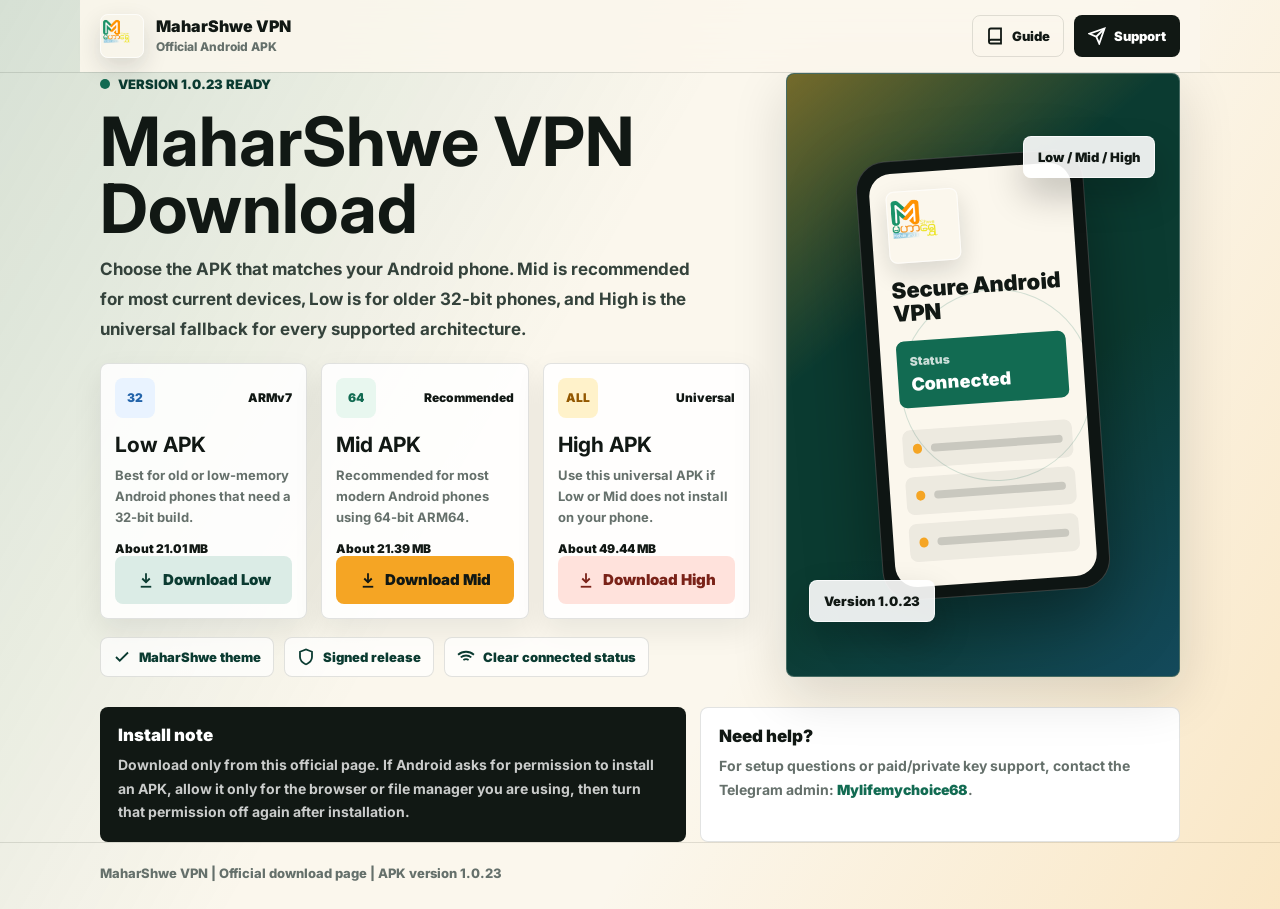
<file: public/download/index.html>
<!DOCTYPE html>
<html lang="en">
<head>
  <meta charset="UTF-8">
  <meta name="viewport" content="width=device-width, initial-scale=1.0, viewport-fit=cover">
  <title>MaharShwe VPN Download</title>
  <meta name="description" content="Download the latest MaharShwe VPN Android APK for low, mid, and universal device support.">
  <link rel="preconnect" href="https://fonts.googleapis.com">
  <link rel="preconnect" href="https://fonts.gstatic.com" crossorigin>
  <link href="https://fonts.googleapis.com/css2?family=Inter:wght@500;600;700;800;900&family=Noto+Sans+Myanmar:wght@500;700;900&display=swap" rel="stylesheet">
  <style>
    * { box-sizing: border-box; }
    :root {
      --paper: #fbf7ed;
      --surface: #ffffff;
      --ink: #111814;
      --muted: #65706b;
      --line: rgba(17, 24, 20, 0.12);
      --green: #126b52;
      --green-deep: #0b3b31;
      --gold: #f5a524;
      --gold-soft: #fff2ca;
      --coral: #e75845;
      --blue: #2364aa;
      --shadow: 0 18px 55px rgba(17, 24, 20, 0.14);
    }
    html {
      background: var(--paper);
      color: var(--ink);
      scroll-behavior: smooth;
    }
    body {
      font-family: Inter, "Noto Sans Myanmar", system-ui, sans-serif;
      margin: 0;
      min-height: 100vh;
    }
    a { color: inherit; }
    .page {
      min-height: 100vh;
      overflow: hidden;
      position: relative;
    }
    .page::before {
      background:
        linear-gradient(120deg, rgba(18, 107, 82, 0.16), transparent 42%),
        linear-gradient(300deg, rgba(245, 165, 36, 0.2), transparent 38%);
      content: "";
      inset: 0;
      pointer-events: none;
      position: absolute;
      z-index: 0;
    }
    .wrap {
      margin: 0 auto;
      max-width: 1120px;
      padding: 0 20px;
      position: relative;
      width: 100%;
      z-index: 1;
    }
    header {
      border-bottom: 1px solid var(--line);
      position: sticky;
      top: 0;
      z-index: 5;
    }
    .nav {
      align-items: center;
      backdrop-filter: blur(18px);
      background: rgba(251, 247, 237, 0.9);
      display: flex;
      gap: 16px;
      justify-content: space-between;
      min-height: 72px;
    }
    .brand {
      align-items: center;
      display: flex;
      gap: 12px;
      min-width: 0;
      text-decoration: none;
    }
    .brand img,
    .app-icon {
      border: 1px solid rgba(255, 255, 255, 0.7);
      border-radius: 8px;
      box-shadow: 0 10px 24px rgba(17, 24, 20, 0.14);
      display: block;
      object-fit: cover;
    }
    .brand img {
      height: 44px;
      width: 44px;
    }
    .brand strong {
      display: block;
      font-size: 16px;
      font-weight: 900;
      line-height: 1.1;
    }
    .brand span span {
      color: var(--muted);
      display: block;
      font-size: 12px;
      font-weight: 800;
      margin-top: 3px;
    }
    .nav-actions {
      align-items: center;
      display: flex;
      gap: 10px;
    }
    .nav-link {
      align-items: center;
      border: 1px solid var(--line);
      border-radius: 8px;
      display: inline-flex;
      font-size: 13px;
      font-weight: 900;
      gap: 8px;
      min-height: 42px;
      padding: 0 13px;
      text-decoration: none;
      white-space: nowrap;
    }
    .support {
      background: var(--ink);
      color: #fff;
    }
    main { padding: 36px 0 54px; }
    .hero {
      align-items: center;
      display: grid;
      gap: 28px;
      grid-template-columns: minmax(0, 1.25fr) minmax(280px, 0.75fr);
    }
    .hero-copy {
      max-width: 650px;
    }
    .eyebrow {
      align-items: center;
      color: var(--green-deep);
      display: inline-flex;
      font-size: 13px;
      font-weight: 900;
      gap: 8px;
      letter-spacing: 0;
      margin: 0 0 16px;
      text-transform: uppercase;
    }
    .eyebrow::before {
      background: var(--green);
      border-radius: 999px;
      content: "";
      height: 10px;
      width: 10px;
    }
    h1 {
      font-size: clamp(40px, 5.8vw, 68px);
      letter-spacing: 0;
      line-height: 0.98;
      margin: 0;
    }
    .lead {
      color: #34423b;
      font-size: 17px;
      font-weight: 700;
      line-height: 1.75;
      margin: 14px 0 0;
      max-width: 610px;
    }
    .status-row {
      display: flex;
      flex-wrap: wrap;
      gap: 10px;
      margin-top: 18px;
    }
    .status-pill {
      align-items: center;
      background: rgba(255, 255, 255, 0.72);
      border: 1px solid var(--line);
      border-radius: 8px;
      color: var(--green-deep);
      display: inline-flex;
      font-size: 13px;
      font-weight: 900;
      gap: 8px;
      min-height: 40px;
      padding: 0 12px;
    }
    .status-pill svg,
    .nav-link svg,
    .download svg {
      flex: 0 0 auto;
      height: 18px;
      stroke-width: 2.4;
      width: 18px;
    }
    .download-grid {
      display: grid;
      gap: 14px;
      grid-template-columns: repeat(3, minmax(0, 1fr));
      margin-top: 18px;
    }
    .download-card {
      background: rgba(255, 255, 255, 0.86);
      border: 1px solid var(--line);
      border-radius: 8px;
      box-shadow: 0 12px 30px rgba(17, 24, 20, 0.08);
      display: flex;
      flex-direction: column;
      min-height: 218px;
      padding: 14px;
    }
    .card-top {
      align-items: flex-start;
      display: flex;
      gap: 12px;
      justify-content: space-between;
    }
    .device-mark {
      align-items: center;
      border-radius: 8px;
      display: inline-flex;
      font-size: 12px;
      font-weight: 900;
      height: 40px;
      justify-content: center;
      width: 40px;
    }
    .low { background: #e9f3ff; color: var(--blue); }
    .mid { background: #e8f7ef; color: var(--green); }
    .high { background: var(--gold-soft); color: #935800; }
    .download-card h2 {
      font-size: 21px;
      letter-spacing: 0;
      margin: 14px 0 8px;
    }
    .download-card p {
      color: var(--muted);
      font-size: 13px;
      font-weight: 700;
      line-height: 1.65;
      margin: 0;
    }
    .download-card strong {
      color: var(--ink);
      display: block;
      font-size: 12px;
      font-weight: 900;
      margin-top: 12px;
    }
    .download {
      align-items: center;
      border: 0;
      border-radius: 8px;
      color: var(--ink);
      display: inline-flex;
      font-size: 15px;
      font-weight: 900;
      gap: 8px;
      justify-content: center;
      margin-top: auto;
      min-height: 48px;
      padding: 0 14px;
      text-decoration: none;
      width: 100%;
    }
    .download.primary { background: var(--gold); }
    .download.secondary { background: #dbece6; color: var(--green-deep); }
    .download.tertiary { background: #ffe2dc; color: #7a2218; }
    .visual-panel {
      align-self: stretch;
      background: var(--green-deep);
      border: 1px solid rgba(255, 255, 255, 0.24);
      border-radius: 8px;
      box-shadow: var(--shadow);
      color: #fff;
      display: grid;
      min-height: 500px;
      overflow: hidden;
      place-items: center;
      position: relative;
    }
    .visual-panel::before {
      background:
        linear-gradient(140deg, rgba(245, 165, 36, 0.45), transparent 34%),
        linear-gradient(320deg, rgba(35, 100, 170, 0.35), transparent 42%);
      content: "";
      inset: 0;
      position: absolute;
    }
    .phone {
      background: #0e1513;
      border: 1px solid rgba(255, 255, 255, 0.18);
      border-radius: 30px;
      box-shadow: 0 28px 70px rgba(0, 0, 0, 0.38);
      height: min(78vw, 440px);
      max-height: 440px;
      max-width: 228px;
      padding: 12px;
      position: relative;
      transform: rotate(-4deg);
      width: min(44vw, 228px);
      z-index: 1;
    }
    .phone-screen {
      background: #fbf7ed;
      border-radius: 22px;
      color: var(--ink);
      height: 100%;
      overflow: hidden;
      padding: 18px 16px;
      position: relative;
    }
    .phone-screen::after {
      border: 1px solid rgba(18, 107, 82, 0.18);
      border-radius: 999px;
      content: "";
      height: 190px;
      left: 18px;
      position: absolute;
      top: 122px;
      width: 190px;
    }
    .app-icon {
      height: 72px;
      margin-bottom: 16px;
      width: 72px;
    }
    .screen-title {
      font-size: 22px;
      font-weight: 900;
      letter-spacing: 0;
      line-height: 1.05;
      margin: 0 0 14px;
      position: relative;
      z-index: 1;
    }
    .connection-card {
      background: var(--green);
      border-radius: 8px;
      color: #fff;
      margin-top: 16px;
      padding: 13px;
      position: relative;
      z-index: 1;
    }
    .connection-card span {
      display: block;
      font-size: 12px;
      font-weight: 900;
      opacity: 0.78;
    }
    .connection-card strong {
      display: block;
      font-size: 18px;
      font-weight: 900;
      margin-top: 5px;
    }
    .signal-list {
      display: grid;
      gap: 9px;
      margin-top: 22px;
      position: relative;
      z-index: 1;
    }
    .signal-line {
      align-items: center;
      background: rgba(17, 24, 20, 0.06);
      border-radius: 8px;
      display: flex;
      gap: 9px;
      height: 38px;
      padding: 0 10px;
    }
    .signal-line::before {
      background: var(--gold);
      border-radius: 999px;
      content: "";
      height: 10px;
      width: 10px;
    }
    .signal-line span {
      background: rgba(17, 24, 20, 0.16);
      border-radius: 999px;
      height: 8px;
      width: 100%;
    }
    .floating-note {
      background: rgba(255, 255, 255, 0.9);
      border: 1px solid rgba(255, 255, 255, 0.75);
      border-radius: 8px;
      box-shadow: 0 18px 36px rgba(0, 0, 0, 0.22);
      color: var(--ink);
      font-size: 13px;
      font-weight: 900;
      padding: 12px 14px;
      position: absolute;
      right: 24px;
      top: 62px;
      z-index: 2;
    }
    .floating-note.bottom {
      bottom: 54px;
      left: 22px;
      right: auto;
      top: auto;
    }
    .info-band {
      display: grid;
      gap: 14px;
      grid-template-columns: 1.1fr 0.9fr;
      margin-top: 30px;
    }
    .notice,
    .support-panel {
      border-radius: 8px;
      padding: 18px;
    }
    .notice {
      background: var(--ink);
      color: #fff;
    }
    .notice strong,
    .support-panel strong {
      display: block;
      font-size: 17px;
      font-weight: 900;
      margin-bottom: 8px;
    }
    .notice p,
    .support-panel p {
      color: rgba(255, 255, 255, 0.78);
      font-size: 14px;
      font-weight: 700;
      line-height: 1.7;
      margin: 0;
    }
    .support-panel {
      background: #fff;
      border: 1px solid var(--line);
    }
    .support-panel p {
      color: var(--muted);
    }
    .support-panel a {
      color: var(--green);
      font-weight: 900;
      text-decoration: none;
    }
    #autoStatus {
      color: var(--coral);
      display: none;
      font-size: 13px;
      font-weight: 900;
      margin-top: 14px;
    }
    footer {
      border-top: 1px solid var(--line);
      color: var(--muted);
      font-size: 13px;
      font-weight: 800;
      padding: 22px 0 28px;
    }
    @media (max-width: 940px) {
      .hero {
        grid-template-columns: 1fr;
        min-height: 0;
      }
      .visual-panel {
        min-height: 430px;
      }
      .download-grid {
        grid-template-columns: 1fr;
      }
    }
    @media (max-width: 640px) {
      .wrap { padding: 0 16px; }
      .nav {
        min-height: 66px;
      }
      .brand span span,
      .nav-link:not(.support) {
        display: none;
      }
      main { padding-top: 26px; }
      h1 { font-size: 42px; }
      .lead { font-size: 15px; }
      .download-card { min-height: 216px; }
      .visual-panel {
        min-height: 382px;
      }
      .floating-note {
        right: 12px;
        top: 28px;
      }
      .floating-note.bottom {
        bottom: 26px;
        left: 12px;
      }
      .phone {
        height: 350px;
        width: 190px;
      }
      .info-band {
        grid-template-columns: 1fr;
      }
    }
  </style>
  <script async src="https://pagead2.googlesyndication.com/pagead/js/adsbygoogle.js?client=ca-pub-2214050108534419"
     crossorigin="anonymous"></script></head>
<body>
  <div class="page">
    <header>
      <div class="wrap nav">
        <a class="brand" href="/vpn/">
          <img src="logo.png" alt="MaharShwe VPN logo">
          <span>
            <strong>MaharShwe VPN</strong>
            <span>Official Android APK</span>
          </span>
        </a>
        <nav class="nav-actions" aria-label="Download navigation">
          <a class="nav-link" href="/vpn/user-guide.html">
            <svg viewBox="0 0 24 24" fill="none" stroke="currentColor" aria-hidden="true"><path d="M4 19.5A2.5 2.5 0 0 1 6.5 17H20"/><path d="M4 4.5A2.5 2.5 0 0 1 6.5 2H20v20H6.5A2.5 2.5 0 0 1 4 19.5z"/></svg>
            Guide
          </a>
          <a class="nav-link support" href="https://t.me/Mylifemychoice68">
            <svg viewBox="0 0 24 24" fill="none" stroke="currentColor" aria-hidden="true"><path d="m22 2-7 20-4-9-9-4Z"/><path d="M22 2 11 13"/></svg>
            Support
          </a>
        </nav>
      </div>
    </header>

    <main class="wrap">
      <section class="hero" aria-labelledby="pageTitle">
        <div class="hero-copy">
          <p class="eyebrow">Version 1.0.23 ready</p>
          <h1 id="pageTitle">MaharShwe VPN Download</h1>
          <p class="lead">Choose the APK that matches your Android phone. Mid is recommended for most current devices, Low is for older 32-bit phones, and High is the universal fallback for every supported architecture.</p>

          <section class="download-grid" aria-label="APK downloads">
            <article class="download-card">
              <div class="card-top">
                <span class="device-mark low">32</span>
                <strong>ARMv7</strong>
              </div>
              <h2>Low APK</h2>
              <p>Best for old or low-memory Android phones that need a 32-bit build.</p>
              <strong>About 21.01 MB</strong>
              <a class="download secondary" href="/download/maharshwe-vpn-armv7.apk?v=1.0.23" data-file="maharshwe-vpn-armv7.apk" download>
                <svg viewBox="0 0 24 24" fill="none" stroke="currentColor" aria-hidden="true"><path d="M12 3v12"/><path d="m7 10 5 5 5-5"/><path d="M5 21h14"/></svg>
                Download Low
              </a>
            </article>

            <article class="download-card">
              <div class="card-top">
                <span class="device-mark mid">64</span>
                <strong>Recommended</strong>
              </div>
              <h2>Mid APK</h2>
              <p>Recommended for most modern Android phones using 64-bit ARM64.</p>
              <strong>About 21.39 MB</strong>
              <a class="download primary" href="/download/maharshwe-vpn-arm64.apk?v=1.0.23" data-file="maharshwe-vpn-arm64.apk" download>
                <svg viewBox="0 0 24 24" fill="none" stroke="currentColor" aria-hidden="true"><path d="M12 3v12"/><path d="m7 10 5 5 5-5"/><path d="M5 21h14"/></svg>
                Download Mid
              </a>
            </article>

            <article class="download-card">
              <div class="card-top">
                <span class="device-mark high">ALL</span>
                <strong>Universal</strong>
              </div>
              <h2>High APK</h2>
              <p>Use this universal APK if Low or Mid does not install on your phone.</p>
              <strong>About 49.44 MB</strong>
              <a class="download tertiary" href="/download/maharshwe-vpn.apk?v=1.0.23" data-file="maharshwe-vpn.apk" download>
                <svg viewBox="0 0 24 24" fill="none" stroke="currentColor" aria-hidden="true"><path d="M12 3v12"/><path d="m7 10 5 5 5-5"/><path d="M5 21h14"/></svg>
                Download High
              </a>
            </article>
          </section>
          <div class="status-row" aria-label="Release highlights">
            <span class="status-pill">
              <svg viewBox="0 0 24 24" fill="none" stroke="currentColor" aria-hidden="true"><path d="M20 6 9 17l-5-5"/></svg>
              MaharShwe theme
            </span>
            <span class="status-pill">
              <svg viewBox="0 0 24 24" fill="none" stroke="currentColor" aria-hidden="true"><path d="M12 22s8-4 8-10V5l-8-3-8 3v7c0 6 8 10 8 10"/></svg>
              Signed release
            </span>
            <span class="status-pill">
              <svg viewBox="0 0 24 24" fill="none" stroke="currentColor" aria-hidden="true"><path d="M5 12.55a11 11 0 0 1 14.08 0"/><path d="M1.42 9a16 16 0 0 1 21.16 0"/><path d="M8.53 16.11a6 6 0 0 1 6.95 0"/><path d="M12 20h.01"/></svg>
              Clear connected status
            </span>
          </div>
          <div id="autoStatus">Auto download is starting with the recommended Mid APK.</div>
        </div>

        <aside class="visual-panel" aria-label="MaharShwe VPN app preview">
          <div class="floating-note">Low / Mid / High</div>
          <div class="phone" aria-hidden="true">
            <div class="phone-screen">
              <img class="app-icon" src="logo.png" alt="">
              <p class="screen-title">Secure Android VPN</p>
              <div class="connection-card">
                <span>Status</span>
                <strong>Connected</strong>
              </div>
              <div class="signal-list">
                <div class="signal-line"><span></span></div>
                <div class="signal-line"><span></span></div>
                <div class="signal-line"><span></span></div>
              </div>
            </div>
          </div>
          <div class="floating-note bottom">Version 1.0.23</div>
        </aside>
      </section>

      <section class="info-band" aria-label="Install notes and support">
        <div class="notice">
          <strong>Install note</strong>
          <p>Download only from this official page. If Android asks for permission to install an APK, allow it only for the browser or file manager you are using, then turn that permission off again after installation.</p>
        </div>
        <div class="support-panel">
          <strong>Need help?</strong>
          <p>For setup questions or paid/private key support, contact the Telegram admin: <a href="https://t.me/Mylifemychoice68">Mylifemychoice68</a>.</p>
        </div>
      </section>
    </main>

    <footer>
      <div class="wrap">MaharShwe VPN | Official download page | APK version 1.0.23</div>
    </footer>
  </div>

  <script>
    function trackDownload(fileName) {
      try {
        navigator.sendBeacon(`/api/downloads/track/${encodeURIComponent(fileName)}`);
      } catch (error) {
        fetch(`/api/downloads/track/${encodeURIComponent(fileName)}`, { method: 'POST', keepalive: true }).catch(() => {});
      }
    }

    document.querySelectorAll('a[data-file]').forEach((link) => {
      link.addEventListener('click', () => trackDownload(link.dataset.file));
    });

    const params = new URLSearchParams(window.location.search);
    if (params.get('auto') === '1') {
      const autoStatus = document.getElementById('autoStatus');
      autoStatus.style.display = 'block';
      window.setTimeout(() => {
        trackDownload('maharshwe-vpn-arm64.apk');
        window.location.href = '/download/maharshwe-vpn-arm64.apk?v=1.0.23';
      }, 700);
    }
  </script>
</body>
</html>
</file>
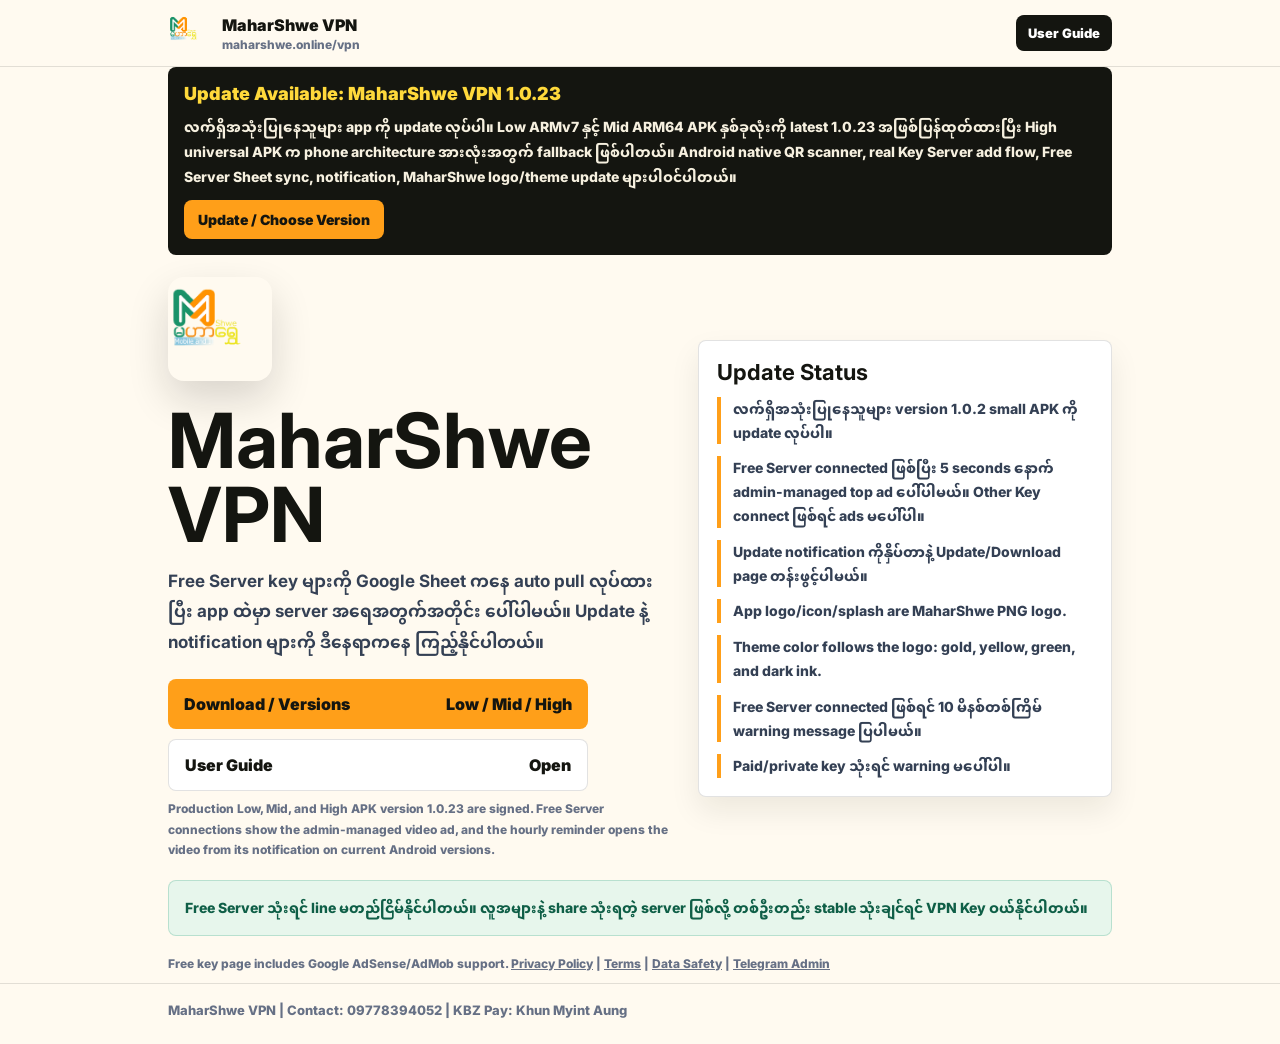
<file: public/vpn/index.html>
<!DOCTYPE html>
<html lang="my">
<head>
  <meta charset="UTF-8">
  <meta name="viewport" content="width=device-width, initial-scale=1.0, viewport-fit=cover">
  <title>MaharShwe VPN</title>
  <meta name="description" content="MaharShwe VPN Android APK download, free server updates, and support.">
  <script async src="https://pagead2.googlesyndication.com/pagead/js/adsbygoogle.js?client=ca-pub-2214050108534419"
     crossorigin="anonymous"></script>
  <link href="https://fonts.googleapis.com/css2?family=Inter:wght@500;700;800;900&family=Noto+Sans+Myanmar:wght@500;700;800;900&display=swap" rel="stylesheet">
  <style>
    * { box-sizing: border-box; }
    :root {
      --ink: #141510;
      --paper: #fffaf0;
      --gold: #ff9f19;
      --yellow: #ffd93b;
      --green: #15936b;
      --muted: #667085;
      --line: rgba(20, 21, 16, 0.12);
    }
    body {
      background: var(--paper);
      color: var(--ink);
      font-family: Inter, "Noto Sans Myanmar", system-ui, sans-serif;
      margin: 0;
      min-height: 100vh;
    }
    a { color: inherit; }
    header {
      background: rgba(255, 250, 240, 0.94);
      border-bottom: 1px solid var(--line);
      position: sticky;
      top: 0;
      z-index: 2;
    }
    .wrap {
      margin: 0 auto;
      max-width: 980px;
      padding: 0 18px;
    }
    .nav {
      align-items: center;
      display: flex;
      gap: 12px;
      justify-content: space-between;
      min-height: 66px;
    }
    .brand {
      align-items: center;
      display: flex;
      gap: 12px;
      text-decoration: none;
    }
    .brand img {
      border-radius: 10px;
      height: 42px;
      object-fit: cover;
      width: 42px;
    }
    .brand strong {
      display: block;
      font-size: 16px;
      font-weight: 900;
    }
    .brand small {
      color: var(--muted);
      display: block;
      font-size: 12px;
      font-weight: 800;
      margin-top: 2px;
    }
    .support {
      background: var(--ink);
      border-radius: 8px;
      color: white;
      font-size: 13px;
      font-weight: 900;
      padding: 10px 12px;
      text-decoration: none;
      white-space: nowrap;
    }
    main { padding: 28px 0 44px; }
    .update-alert {
      background: var(--ink);
      border-radius: 8px;
      color: white;
      display: grid;
      gap: 10px;
      margin-bottom: 22px;
      padding: 16px;
    }
    .update-alert strong {
      color: var(--yellow);
      display: block;
      font-size: 18px;
      font-weight: 900;
    }
    .update-alert p {
      color: #f6f0df;
      font-size: 14px;
      font-weight: 800;
      line-height: 1.8;
      margin: 0;
    }
    .update-alert a {
      background: var(--gold);
      border-radius: 8px;
      color: var(--ink);
      display: inline-flex;
      font-size: 14px;
      font-weight: 900;
      justify-content: center;
      padding: 11px 14px;
      text-decoration: none;
      width: fit-content;
    }
    .hero {
      align-items: center;
      display: grid;
      gap: 24px;
      grid-template-columns: minmax(0, 1.1fr) minmax(220px, 0.9fr);
    }
    .logo {
      border-radius: 16px;
      box-shadow: 0 18px 40px rgba(20, 21, 16, 0.16);
      height: 104px;
      object-fit: cover;
      width: 104px;
    }
    h1 {
      font-size: clamp(38px, 7vw, 76px);
      letter-spacing: 0;
      line-height: 0.98;
      margin: 18px 0 14px;
    }
    .lead {
      color: #344054;
      font-size: 17px;
      font-weight: 700;
      line-height: 1.8;
      margin: 0;
      max-width: 620px;
    }
    .actions {
      display: grid;
      gap: 10px;
      margin-top: 22px;
      max-width: 420px;
    }
    .button {
      align-items: center;
      border-radius: 8px;
      display: flex;
      font-size: 16px;
      font-weight: 900;
      justify-content: space-between;
      padding: 15px 16px;
      text-decoration: none;
    }
    .primary {
      background: var(--gold);
      color: var(--ink);
    }
    .secondary {
      background: white;
      border: 1px solid var(--line);
      color: var(--ink);
    }
    .meta {
      color: var(--muted);
      font-size: 12px;
      font-weight: 800;
      line-height: 1.7;
      margin-top: 8px;
    }
    .panel {
      background: white;
      border: 1px solid var(--line);
      border-radius: 8px;
      box-shadow: 0 14px 30px rgba(20, 21, 16, 0.08);
      padding: 18px;
    }
    .panel h2 {
      font-size: 22px;
      margin: 0 0 12px;
    }
    .panel ul {
      display: grid;
      gap: 12px;
      list-style: none;
      margin: 0;
      padding: 0;
    }
    .panel li {
      border-left: 4px solid var(--gold);
      color: #344054;
      font-size: 14px;
      font-weight: 800;
      line-height: 1.7;
      padding-left: 12px;
    }
    .notice {
      background: #e7f6ec;
      border: 1px solid rgba(21, 147, 107, 0.22);
      border-radius: 8px;
      color: #0f5f47;
      font-size: 14px;
      font-weight: 800;
      line-height: 1.8;
      margin-top: 20px;
      padding: 14px 16px;
    }
    .ad-note {
      color: var(--muted);
      font-size: 12px;
      font-weight: 800;
      margin-top: 20px;
    }
    .free-ad-panel {
      background: #fff7d8;
      border: 1px solid rgba(255, 159, 25, 0.42);
      border-radius: 8px;
      box-shadow: 0 16px 38px rgba(20, 21, 16, 0.14);
      color: var(--ink);
      display: none;
      gap: 10px;
      left: 50%;
      max-width: min(920px, calc(100vw - 28px));
      padding: 14px;
      position: fixed;
      top: 84px;
      transform: translateX(-50%);
      width: 100%;
      z-index: 8;
    }
    .free-ad-panel.is-visible { display: grid; }
    .free-ad-panel strong { display: block; font-size: 15px; font-weight: 900; }
    .free-ad-panel p { color: #6a4c00; font-size: 13px; font-weight: 800; line-height: 1.7; margin: 4px 0 0; }
    .free-ad-actions { align-items: center; display: flex; flex-wrap: wrap; gap: 8px; }
    .free-ad-actions a,
    .free-ad-actions button {
      border: 0;
      border-radius: 8px;
      cursor: pointer;
      font: inherit;
      font-size: 12px;
      font-weight: 900;
      padding: 9px 11px;
      text-decoration: none;
    }
    .free-ad-actions a { background: var(--ink); color: white; }
    .free-ad-actions button { background: white; color: var(--ink); }
    footer {
      border-top: 1px solid var(--line);
      color: var(--muted);
      font-size: 13px;
      font-weight: 800;
      padding: 18px 0 26px;
    }
    @media (max-width: 720px) {
      .hero { grid-template-columns: 1fr; }
      .support { font-size: 12px; padding: 9px 10px; }
      .logo { height: 86px; width: 86px; }
      h1 { font-size: 42px; }
    }
  </style>
</head>
<body>
  <div id="freeServerAd" class="free-ad-panel" role="status" aria-live="polite">
    <div>
      <strong>Free Server Notice</strong>
      <p>Free Server သုံးနေသူများအတွက် sponsor/ad message ကို အချိန်အလိုက် ပြပါမယ်။ Stable သုံးချင်ရင် Premium VPN Key ဝယ်နိုင်ပါတယ်။</p>
    </div>
    <div class="free-ad-actions">
      <a href="https://t.me/Mylifemychoice68" target="_blank" rel="noreferrer">Buy Premium Key</a>
      <a href="/download/">Update App</a>
      <button type="button" id="freeServerAdClose">Close</button>
    </div>
  </div>
  <header>
    <div class="wrap nav">
      <a class="brand" href="/vpn/">
        <img src="logo.png" alt="MaharShwe VPN logo">
        <span>
          <strong>MaharShwe VPN</strong>
          <small>maharshwe.online/vpn</small>
        </span>
      </a>
      <a class="support" href="user-guide.html">User Guide</a>
    </div>
  </header>

  <main class="wrap">
    <section class="update-alert">
      <strong>Update Available: MaharShwe VPN 1.0.23</strong>
      <p>လက်ရှိအသုံးပြုနေသူများ app ကို update လုပ်ပါ။ Low ARMv7 နှင့် Mid ARM64 APK နှစ်ခုလုံးကို latest 1.0.23 အဖြစ်ပြန်ထုတ်ထားပြီး High universal APK က phone architecture အားလုံးအတွက် fallback ဖြစ်ပါတယ်။ Android native QR scanner, real Key Server add flow, Free Server Sheet sync, notification, MaharShwe logo/theme update များပါဝင်ပါတယ်။</p>
      <a href="/download/">Update / Choose Version</a>
    </section>

    <section class="hero">
      <div>
        <img class="logo" src="logo.png" alt="MaharShwe VPN logo">
        <h1>MaharShwe VPN</h1>
        <p class="lead">Free Server key များကို Google Sheet ကနေ auto pull လုပ်ထားပြီး app ထဲမှာ server အရေအတွက်အတိုင်း ပေါ်ပါမယ်။ Update နဲ့ notification များကို ဒီနေရာကနေ ကြည့်နိုင်ပါတယ်။</p>
        <div class="actions">
          <a class="button primary" href="/download/">
            <span>Download / Versions</span>
            <span>Low / Mid / High</span>
          </a>
          <a class="button secondary" href="user-guide.html">
            <span>User Guide</span>
            <span>Open</span>
          </a>
        </div>
        <div class="meta">Production Low, Mid, and High APK version 1.0.23 are signed. Free Server connections show the admin-managed video ad, and the hourly reminder opens the video from its notification on current Android versions.</div>
      </div>

      <aside class="panel">
        <h2>Update Status</h2>
        <ul>
          <li>လက်ရှိအသုံးပြုနေသူများ version 1.0.2 small APK ကို update လုပ်ပါ။</li>
          <li>Free Server connected ဖြစ်ပြီး 5 seconds နောက် admin-managed top ad ပေါ်ပါမယ်။ Other Key connect ဖြစ်ရင် ads မပေါ်ပါ။</li>
          <li>Update notification ကိုနှိပ်တာနဲ့ Update/Download page တန်းဖွင့်ပါမယ်။</li>
          <li>App logo/icon/splash are MaharShwe PNG logo.</li>
          <li>Theme color follows the logo: gold, yellow, green, and dark ink.</li>
          <li>Free Server connected ဖြစ်ရင် 10 မိနစ်တစ်ကြိမ် warning message ပြပါမယ်။</li>
          <li>Paid/private key သုံးရင် warning မပေါ်ပါ။</li>
        </ul>
      </aside>
    </section>

    <div class="notice">
      Free Server သုံးရင် line မတည်ငြိမ်နိုင်ပါတယ်။ လူအများနဲ့ share သုံးရတဲ့ server ဖြစ်လို့ တစ်ဦးတည်း stable သုံးချင်ရင် VPN Key ဝယ်နိုင်ပါတယ်။
    </div>
    <p class="ad-note">
      Free key page includes Google AdSense/AdMob support.
      <a href="privacy.html">Privacy Policy</a> |
      <a href="terms.html">Terms</a> |
      <a href="data-safety.html">Data Safety</a> |
      <a href="https://t.me/Mylifemychoice68">Telegram Admin</a>
    </p>
  </main>

  <footer>
    <div class="wrap">MaharShwe VPN | Contact: 09778394052 | KBZ Pay: Khun Myint Aung</div>
  </footer>
  <script>
    (function () {
      const panel = document.getElementById('freeServerAd');
      const close = document.getElementById('freeServerAdClose');
      if (!panel || !close) return;
      const firstDelayMs = 8000;
      const repeatDelayMs = 120000;
      let repeatTimer = null;
      function showAd() {
        panel.classList.add('is-visible');
      }
      function scheduleRepeat() {
        clearTimeout(repeatTimer);
        repeatTimer = setTimeout(showAd, repeatDelayMs);
      }
      close.addEventListener('click', function () {
        panel.classList.remove('is-visible');
        scheduleRepeat();
      });
      setTimeout(showAd, firstDelayMs);
    })();
  </script></body>
</html>
</file>
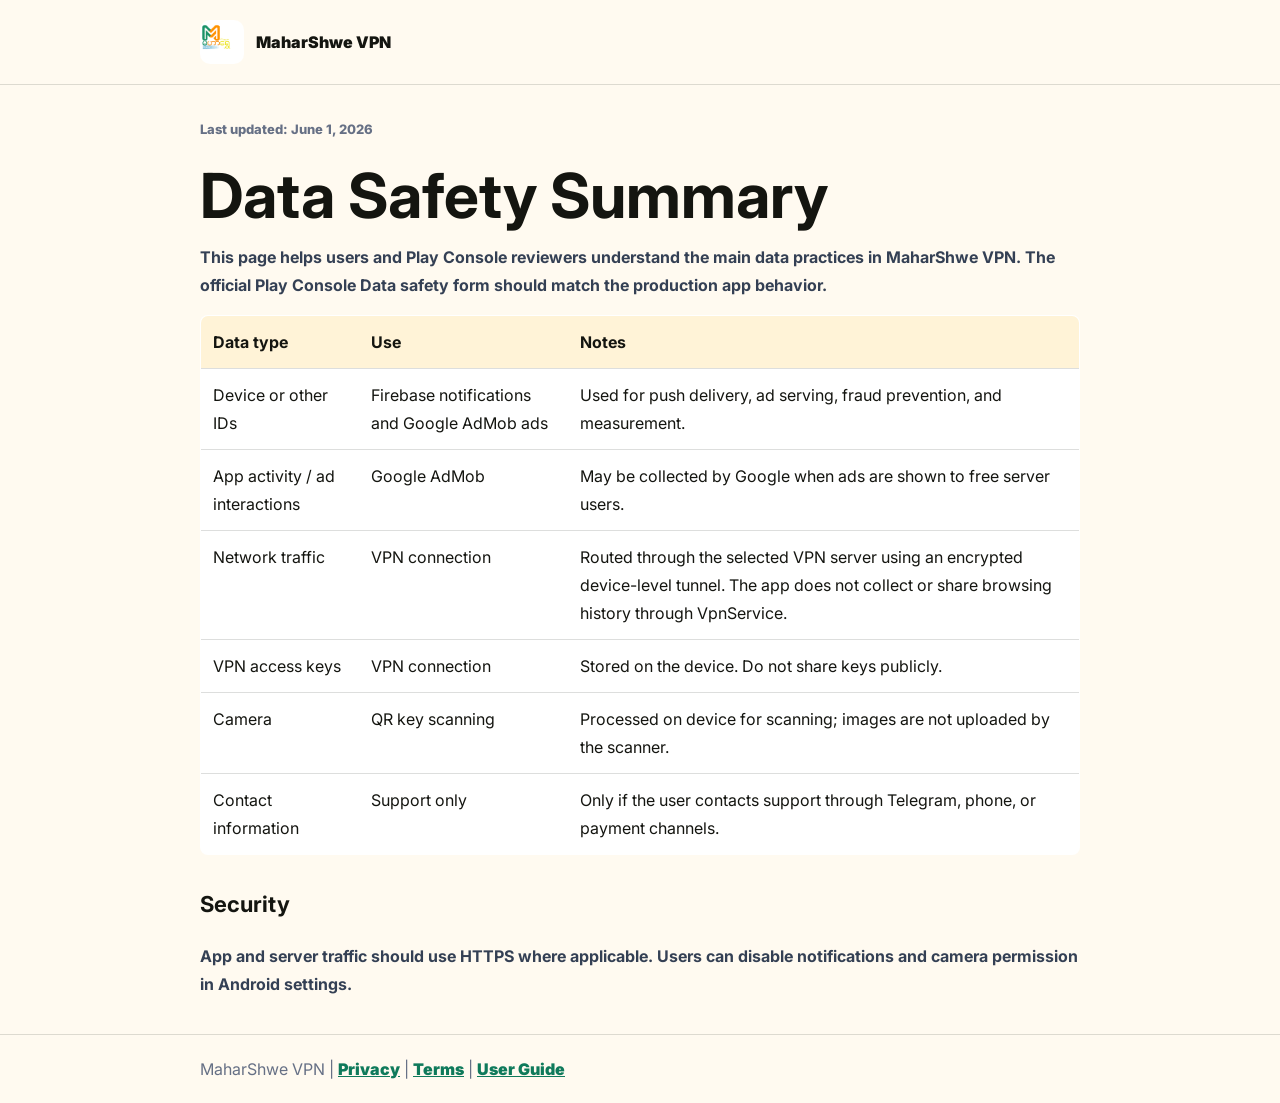
<file: public/vpn/data-safety.html>
<!DOCTYPE html>
<html lang="en">
<head>
  <meta charset="UTF-8">
  <meta name="viewport" content="width=device-width, initial-scale=1.0, viewport-fit=cover">
  <title>MaharShwe VPN Data Safety</title>
  <meta name="description" content="Data safety summary for MaharShwe VPN.">
  <link href="https://fonts.googleapis.com/css2?family=Inter:wght@500;700;800;900&family=Noto+Sans+Myanmar:wght@500;700;800;900&display=swap" rel="stylesheet">
  <style>
    :root { --ink:#141510; --paper:#fffaf0; --gold:#ff9f19; --line:rgba(20,21,16,.14); --muted:#667085; }
    * { box-sizing:border-box; }
    body { margin:0; background:var(--paper); color:var(--ink); font-family:Inter,"Noto Sans Myanmar",system-ui,sans-serif; line-height:1.75; }
    .wrap { max-width:920px; margin:0 auto; padding:20px; }
    header, footer { background:#fffaf0; border-bottom:1px solid var(--line); }
    footer { border-top:1px solid var(--line); border-bottom:0; color:var(--muted); }
    .brand { display:flex; align-items:center; gap:12px; color:inherit; text-decoration:none; font-weight:900; }
    .brand img { width:44px; height:44px; object-fit:contain; border-radius:10px; background:white; }
    h1 { font-size:clamp(34px,6vw,62px); line-height:1; margin:24px 0 10px; }
    h2 { margin-top:30px; font-size:22px; }
    p, li { color:#344054; font-weight:700; }
    a { color:#0f7a5b; font-weight:900; }
    table { width:100%; border-collapse:collapse; background:white; border:1px solid var(--line); border-radius:8px; overflow:hidden; }
    th, td { border-bottom:1px solid var(--line); padding:12px; text-align:left; vertical-align:top; }
    th { background:#fff3d7; color:var(--ink); }
    .meta { color:var(--muted); font-size:13px; font-weight:800; }
  </style>
  <script async src="https://pagead2.googlesyndication.com/pagead/js/adsbygoogle.js?client=ca-pub-2214050108534419"
     crossorigin="anonymous"></script></head>
<body>
  <header><div class="wrap"><a class="brand" href="/vpn/"><img src="logo.png" alt="MaharShwe VPN logo"><span>MaharShwe VPN</span></a></div></header>
  <main class="wrap">
    <p class="meta">Last updated: June 1, 2026</p>
    <h1>Data Safety Summary</h1>
    <p>This page helps users and Play Console reviewers understand the main data practices in MaharShwe VPN. The official Play Console Data safety form should match the production app behavior.</p>
    <table>
      <thead><tr><th>Data type</th><th>Use</th><th>Notes</th></tr></thead>
      <tbody>
        <tr><td>Device or other IDs</td><td>Firebase notifications and Google AdMob ads</td><td>Used for push delivery, ad serving, fraud prevention, and measurement.</td></tr>
        <tr><td>App activity / ad interactions</td><td>Google AdMob</td><td>May be collected by Google when ads are shown to free server users.</td></tr>
        <tr><td>Network traffic</td><td>VPN connection</td><td>Routed through the selected VPN server using an encrypted device-level tunnel. The app does not collect or share browsing history through VpnService.</td></tr>
        <tr><td>VPN access keys</td><td>VPN connection</td><td>Stored on the device. Do not share keys publicly.</td></tr>
        <tr><td>Camera</td><td>QR key scanning</td><td>Processed on device for scanning; images are not uploaded by the scanner.</td></tr>
        <tr><td>Contact information</td><td>Support only</td><td>Only if the user contacts support through Telegram, phone, or payment channels.</td></tr>
      </tbody>
    </table>
    <h2>Security</h2>
    <p>App and server traffic should use HTTPS where applicable. Users can disable notifications and camera permission in Android settings.</p>
  </main>
  <footer><div class="wrap">MaharShwe VPN | <a href="privacy.html">Privacy</a> | <a href="terms.html">Terms</a> | <a href="user-guide.html">User Guide</a></div></footer>
</body>
</html>
</file>
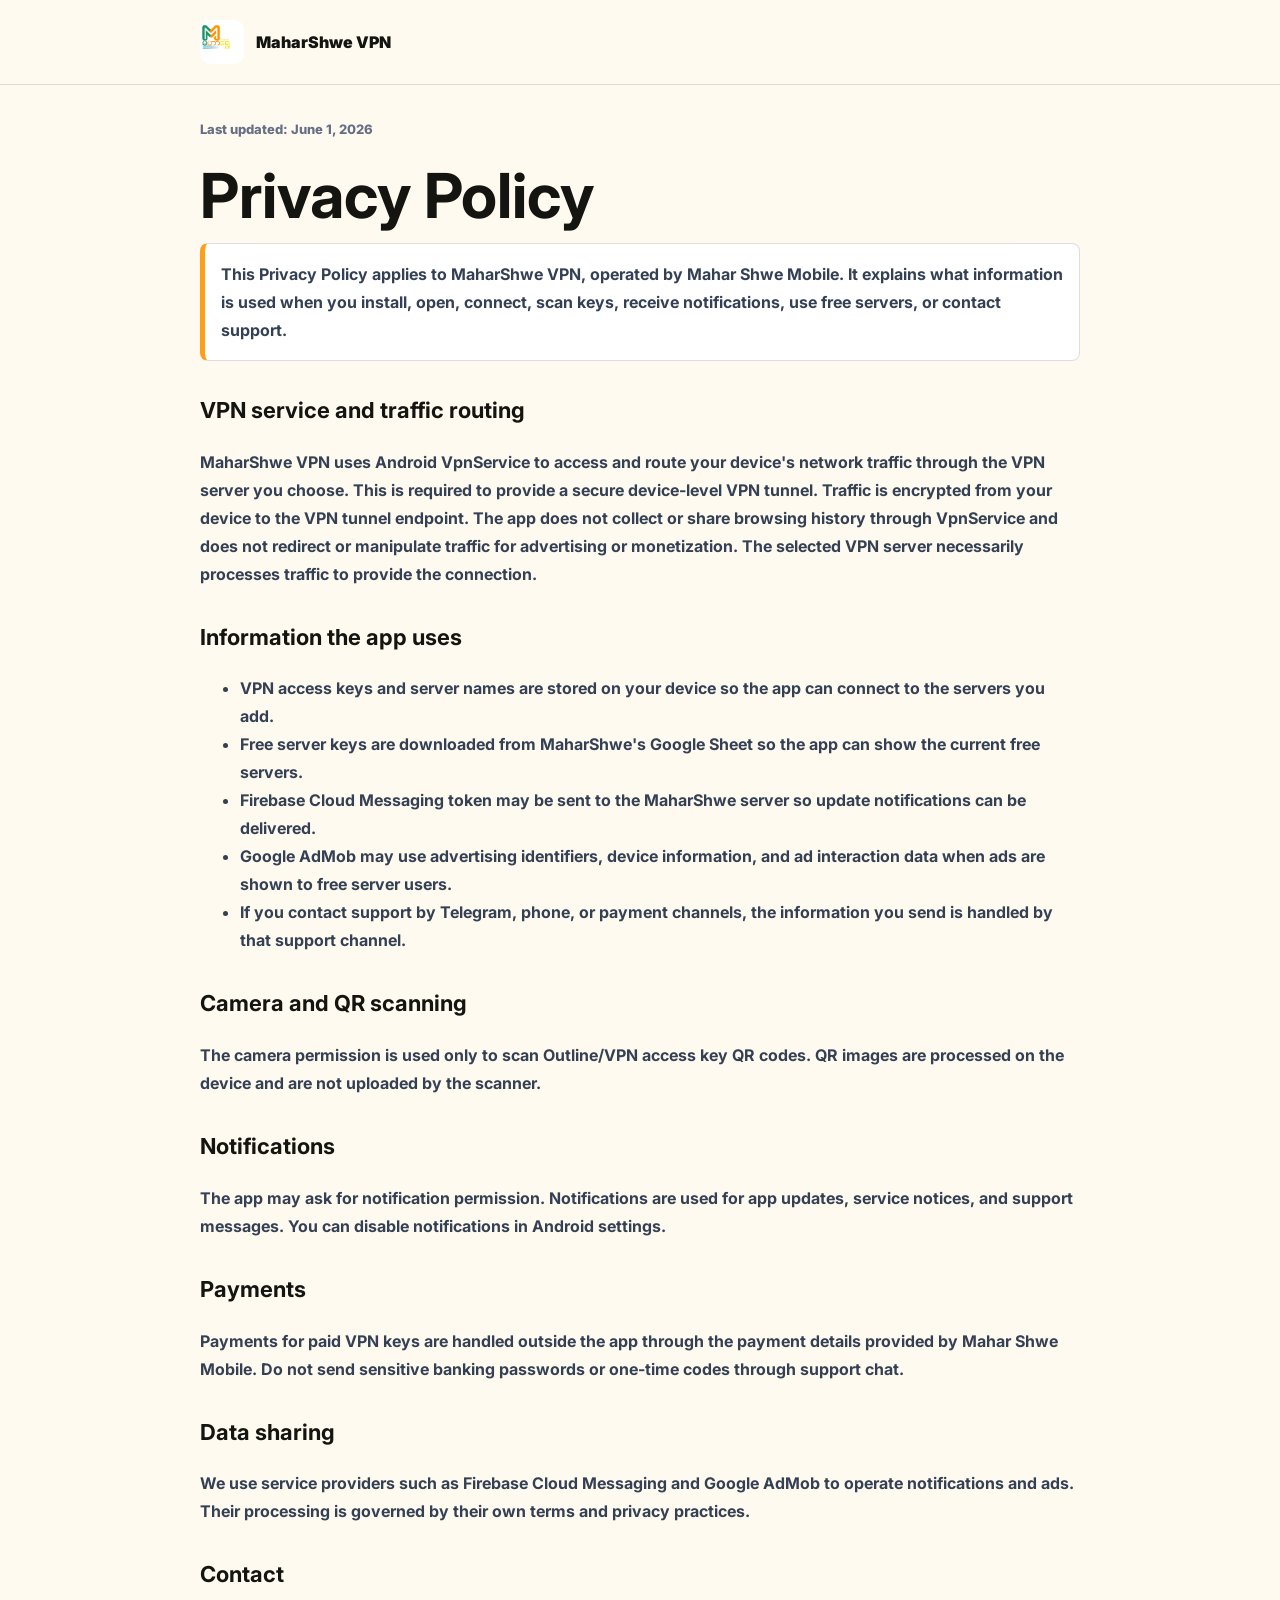
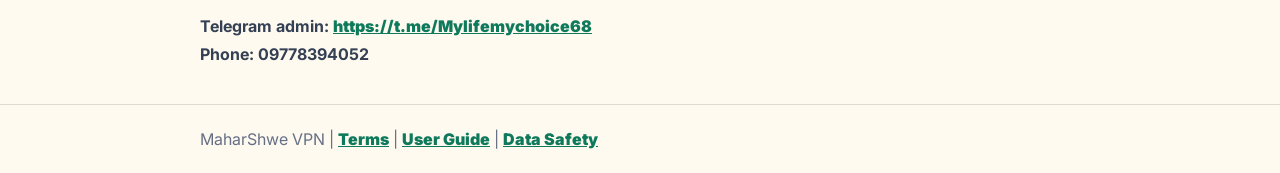
<file: public/vpn/privacy.html>
<!DOCTYPE html>
<html lang="en">
<head>
  <meta charset="UTF-8">
  <meta name="viewport" content="width=device-width, initial-scale=1.0, viewport-fit=cover">
  <title>MaharShwe VPN Privacy Policy</title>
  <meta name="description" content="Privacy Policy for MaharShwe VPN.">
  <link href="https://fonts.googleapis.com/css2?family=Inter:wght@500;700;800;900&family=Noto+Sans+Myanmar:wght@500;700;800;900&display=swap" rel="stylesheet">
  <style>
    :root { --ink:#141510; --paper:#fffaf0; --gold:#ff9f19; --line:rgba(20,21,16,.14); --muted:#667085; }
    * { box-sizing: border-box; }
    body { margin:0; background:var(--paper); color:var(--ink); font-family:Inter,"Noto Sans Myanmar",system-ui,sans-serif; line-height:1.75; }
    header, footer { border-bottom:1px solid var(--line); background:#fffaf0; }
    footer { border-top:1px solid var(--line); border-bottom:0; color:var(--muted); }
    .wrap { max-width:920px; margin:0 auto; padding:20px; }
    .brand { display:flex; align-items:center; gap:12px; color:inherit; text-decoration:none; font-weight:900; }
    .brand img { width:44px; height:44px; object-fit:contain; border-radius:10px; background:white; }
    main { padding:18px 0 42px; }
    h1 { font-size:clamp(34px,6vw,62px); line-height:1; margin:24px 0 10px; }
    h2 { margin-top:30px; font-size:22px; }
    p, li { color:#344054; font-weight:700; }
    a { color:#0f7a5b; font-weight:900; }
    .meta { color:var(--muted); font-size:13px; font-weight:800; }
    .box { background:white; border:1px solid var(--line); border-left:5px solid var(--gold); border-radius:8px; padding:16px; }
  </style>
  <script async src="https://pagead2.googlesyndication.com/pagead/js/adsbygoogle.js?client=ca-pub-2214050108534419"
     crossorigin="anonymous"></script></head>
<body>
  <header><div class="wrap"><a class="brand" href="/vpn/"><img src="logo.png" alt="MaharShwe VPN logo"><span>MaharShwe VPN</span></a></div></header>
  <main class="wrap">
    <p class="meta">Last updated: June 1, 2026</p>
    <h1>Privacy Policy</h1>
    <p class="box">This Privacy Policy applies to MaharShwe VPN, operated by Mahar Shwe Mobile. It explains what information is used when you install, open, connect, scan keys, receive notifications, use free servers, or contact support.</p>
    <h2>VPN service and traffic routing</h2>
    <p>MaharShwe VPN uses Android VpnService to access and route your device's network traffic through the VPN server you choose. This is required to provide a secure device-level VPN tunnel. Traffic is encrypted from your device to the VPN tunnel endpoint. The app does not collect or share browsing history through VpnService and does not redirect or manipulate traffic for advertising or monetization. The selected VPN server necessarily processes traffic to provide the connection.</p>
    <h2>Information the app uses</h2>
    <ul>
      <li>VPN access keys and server names are stored on your device so the app can connect to the servers you add.</li>
      <li>Free server keys are downloaded from MaharShwe's Google Sheet so the app can show the current free servers.</li>
      <li>Firebase Cloud Messaging token may be sent to the MaharShwe server so update notifications can be delivered.</li>
      <li>Google AdMob may use advertising identifiers, device information, and ad interaction data when ads are shown to free server users.</li>
      <li>If you contact support by Telegram, phone, or payment channels, the information you send is handled by that support channel.</li>
    </ul>
    <h2>Camera and QR scanning</h2>
    <p>The camera permission is used only to scan Outline/VPN access key QR codes. QR images are processed on the device and are not uploaded by the scanner.</p>
    <h2>Notifications</h2>
    <p>The app may ask for notification permission. Notifications are used for app updates, service notices, and support messages. You can disable notifications in Android settings.</p>
    <h2>Payments</h2>
    <p>Payments for paid VPN keys are handled outside the app through the payment details provided by Mahar Shwe Mobile. Do not send sensitive banking passwords or one-time codes through support chat.</p>
    <h2>Data sharing</h2>
    <p>We use service providers such as Firebase Cloud Messaging and Google AdMob to operate notifications and ads. Their processing is governed by their own terms and privacy practices.</p>
    <h2>Contact</h2>
    <p>Telegram admin: <a href="https://t.me/Mylifemychoice68">https://t.me/Mylifemychoice68</a><br>Phone: 09778394052</p>
  </main>
  <footer><div class="wrap">MaharShwe VPN | <a href="terms.html">Terms</a> | <a href="user-guide.html">User Guide</a> | <a href="data-safety.html">Data Safety</a></div></footer>
</body>
</html>
</file>
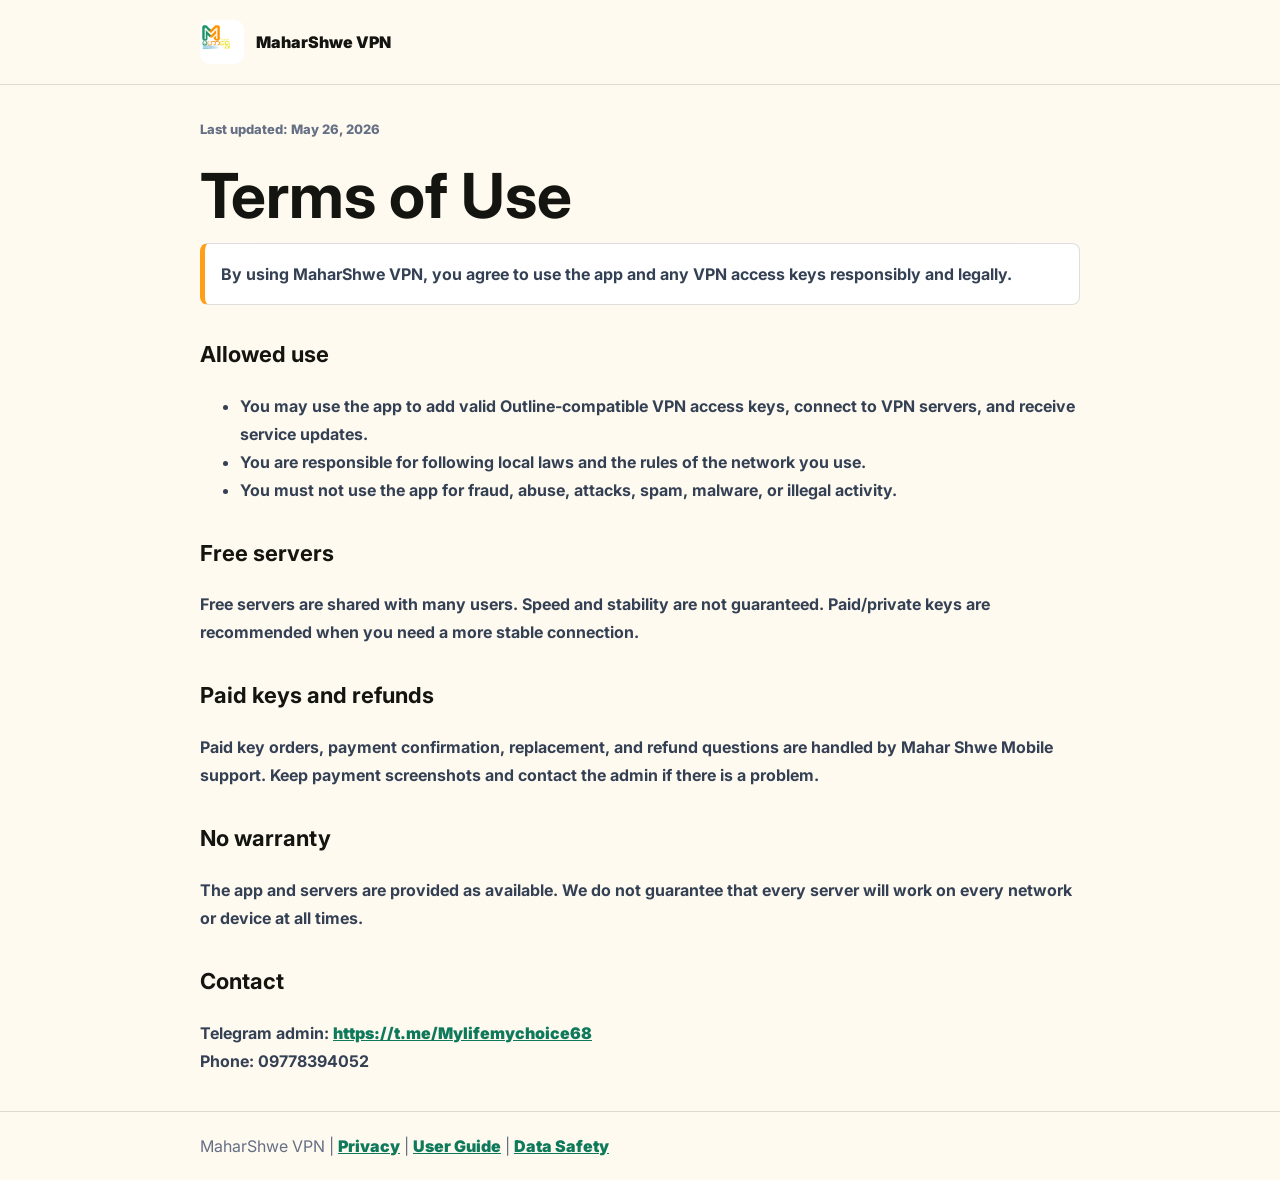
<file: public/vpn/terms.html>
<!DOCTYPE html>
<html lang="en">
<head>
  <meta charset="UTF-8">
  <meta name="viewport" content="width=device-width, initial-scale=1.0, viewport-fit=cover">
  <title>MaharShwe VPN Terms</title>
  <meta name="description" content="Terms of use for MaharShwe VPN.">
  <link href="https://fonts.googleapis.com/css2?family=Inter:wght@500;700;800;900&family=Noto+Sans+Myanmar:wght@500;700;800;900&display=swap" rel="stylesheet">
  <style>
    :root { --ink:#141510; --paper:#fffaf0; --gold:#ff9f19; --line:rgba(20,21,16,.14); --muted:#667085; }
    * { box-sizing:border-box; }
    body { margin:0; background:var(--paper); color:var(--ink); font-family:Inter,"Noto Sans Myanmar",system-ui,sans-serif; line-height:1.75; }
    .wrap { max-width:920px; margin:0 auto; padding:20px; }
    header, footer { background:#fffaf0; border-bottom:1px solid var(--line); }
    footer { border-top:1px solid var(--line); border-bottom:0; color:var(--muted); }
    .brand { display:flex; align-items:center; gap:12px; color:inherit; text-decoration:none; font-weight:900; }
    .brand img { width:44px; height:44px; object-fit:contain; border-radius:10px; background:white; }
    h1 { font-size:clamp(34px,6vw,62px); line-height:1; margin:24px 0 10px; }
    h2 { margin-top:30px; font-size:22px; }
    p, li { color:#344054; font-weight:700; }
    a { color:#0f7a5b; font-weight:900; }
    .meta { color:var(--muted); font-size:13px; font-weight:800; }
    .box { background:white; border:1px solid var(--line); border-left:5px solid var(--gold); border-radius:8px; padding:16px; }
  </style>
  <script async src="https://pagead2.googlesyndication.com/pagead/js/adsbygoogle.js?client=ca-pub-2214050108534419"
     crossorigin="anonymous"></script></head>
<body>
  <header><div class="wrap"><a class="brand" href="/vpn/"><img src="logo.png" alt="MaharShwe VPN logo"><span>MaharShwe VPN</span></a></div></header>
  <main class="wrap">
    <p class="meta">Last updated: May 26, 2026</p>
    <h1>Terms of Use</h1>
    <p class="box">By using MaharShwe VPN, you agree to use the app and any VPN access keys responsibly and legally.</p>
    <h2>Allowed use</h2>
    <ul>
      <li>You may use the app to add valid Outline-compatible VPN access keys, connect to VPN servers, and receive service updates.</li>
      <li>You are responsible for following local laws and the rules of the network you use.</li>
      <li>You must not use the app for fraud, abuse, attacks, spam, malware, or illegal activity.</li>
    </ul>
    <h2>Free servers</h2>
    <p>Free servers are shared with many users. Speed and stability are not guaranteed. Paid/private keys are recommended when you need a more stable connection.</p>
    <h2>Paid keys and refunds</h2>
    <p>Paid key orders, payment confirmation, replacement, and refund questions are handled by Mahar Shwe Mobile support. Keep payment screenshots and contact the admin if there is a problem.</p>
    <h2>No warranty</h2>
    <p>The app and servers are provided as available. We do not guarantee that every server will work on every network or device at all times.</p>
    <h2>Contact</h2>
    <p>Telegram admin: <a href="https://t.me/Mylifemychoice68">https://t.me/Mylifemychoice68</a><br>Phone: 09778394052</p>
  </main>
  <footer><div class="wrap">MaharShwe VPN | <a href="privacy.html">Privacy</a> | <a href="user-guide.html">User Guide</a> | <a href="data-safety.html">Data Safety</a></div></footer>
</body>
</html>
</file>
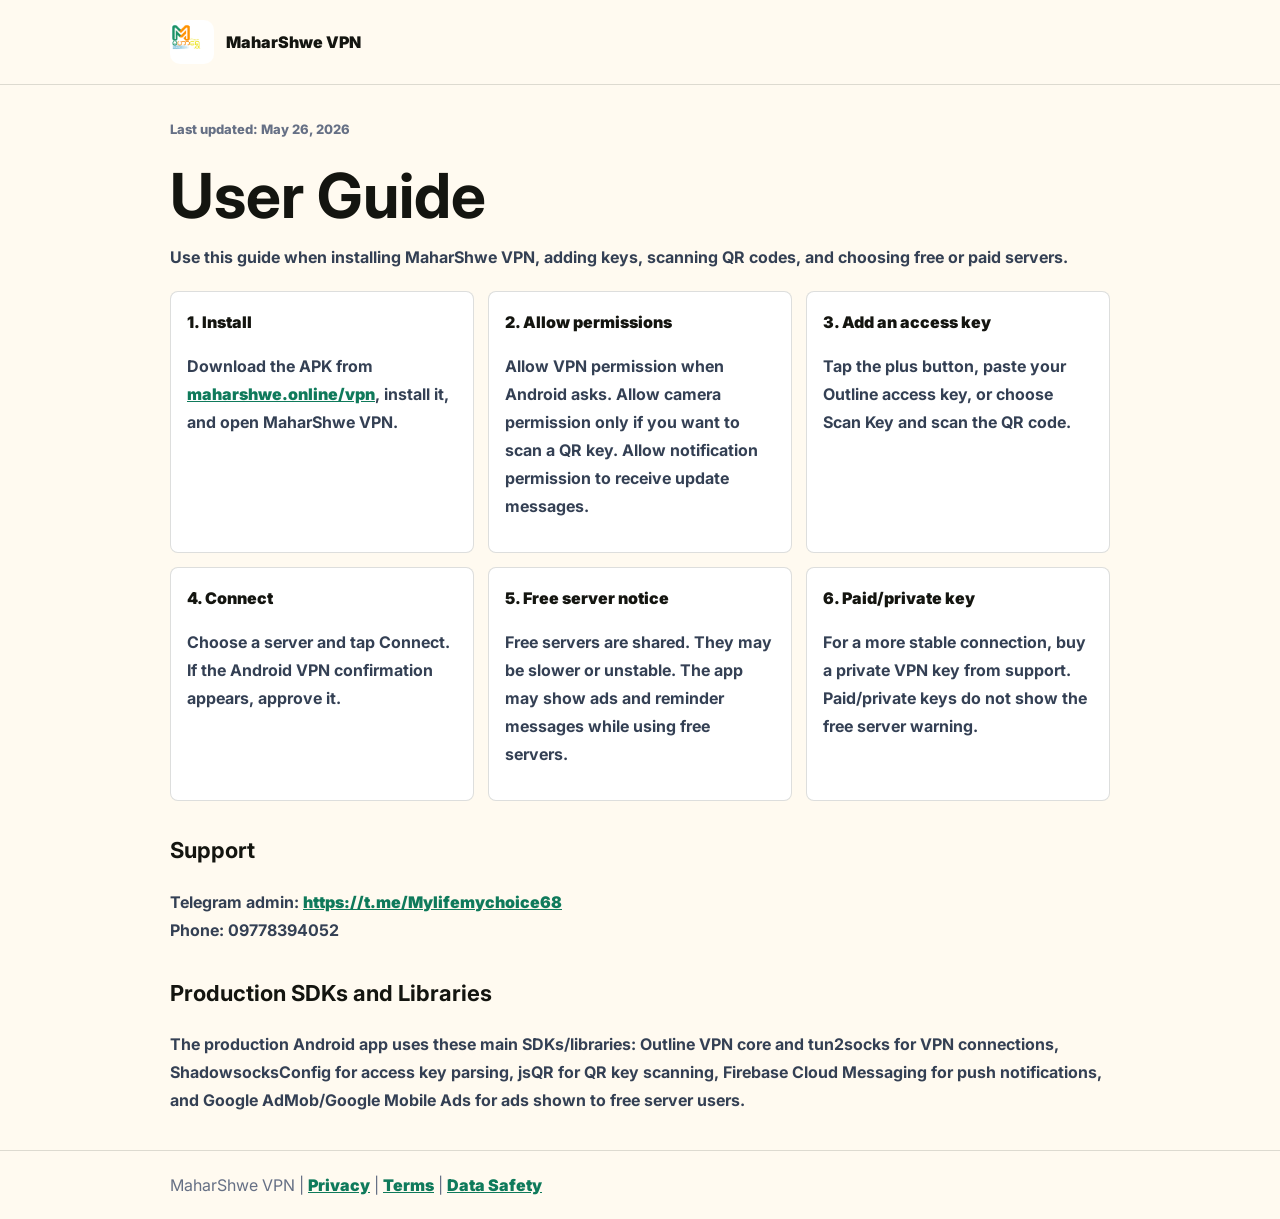
<file: public/vpn/user-guide.html>
<!DOCTYPE html>
<html lang="en">
<head>
  <meta charset="UTF-8">
  <meta name="viewport" content="width=device-width, initial-scale=1.0, viewport-fit=cover">
  <title>MaharShwe VPN User Guide</title>
  <meta name="description" content="How to use MaharShwe VPN.">
  <link href="https://fonts.googleapis.com/css2?family=Inter:wght@500;700;800;900&family=Noto+Sans+Myanmar:wght@500;700;800;900&display=swap" rel="stylesheet">
  <style>
    :root { --ink:#141510; --paper:#fffaf0; --gold:#ff9f19; --line:rgba(20,21,16,.14); --muted:#667085; }
    * { box-sizing:border-box; }
    body { margin:0; background:var(--paper); color:var(--ink); font-family:Inter,"Noto Sans Myanmar",system-ui,sans-serif; line-height:1.75; }
    .wrap { max-width:980px; margin:0 auto; padding:20px; }
    header, footer { background:#fffaf0; border-bottom:1px solid var(--line); }
    footer { border-top:1px solid var(--line); border-bottom:0; color:var(--muted); }
    .brand { display:flex; align-items:center; gap:12px; color:inherit; text-decoration:none; font-weight:900; }
    .brand img { width:44px; height:44px; object-fit:contain; border-radius:10px; background:white; }
    h1 { font-size:clamp(34px,6vw,62px); line-height:1; margin:24px 0 10px; }
    h2 { margin-top:30px; font-size:22px; }
    p, li { color:#344054; font-weight:700; }
    a { color:#0f7a5b; font-weight:900; }
    .grid { display:grid; grid-template-columns:repeat(auto-fit,minmax(240px,1fr)); gap:14px; margin-top:20px; }
    .card { background:white; border:1px solid var(--line); border-radius:8px; padding:16px; }
    .card strong { color:var(--ink); font-weight:900; }
    .meta { color:var(--muted); font-size:13px; font-weight:800; }
  </style>
  <script async src="https://pagead2.googlesyndication.com/pagead/js/adsbygoogle.js?client=ca-pub-2214050108534419"
     crossorigin="anonymous"></script></head>
<body>
  <header><div class="wrap"><a class="brand" href="/vpn/"><img src="logo.png" alt="MaharShwe VPN logo"><span>MaharShwe VPN</span></a></div></header>
  <main class="wrap">
    <p class="meta">Last updated: May 26, 2026</p>
    <h1>User Guide</h1>
    <p>Use this guide when installing MaharShwe VPN, adding keys, scanning QR codes, and choosing free or paid servers.</p>
    <div class="grid">
      <section class="card"><strong>1. Install</strong><p>Download the APK from <a href="/vpn/">maharshwe.online/vpn</a>, install it, and open MaharShwe VPN.</p></section>
      <section class="card"><strong>2. Allow permissions</strong><p>Allow VPN permission when Android asks. Allow camera permission only if you want to scan a QR key. Allow notification permission to receive update messages.</p></section>
      <section class="card"><strong>3. Add an access key</strong><p>Tap the plus button, paste your Outline access key, or choose Scan Key and scan the QR code.</p></section>
      <section class="card"><strong>4. Connect</strong><p>Choose a server and tap Connect. If the Android VPN confirmation appears, approve it.</p></section>
      <section class="card"><strong>5. Free server notice</strong><p>Free servers are shared. They may be slower or unstable. The app may show ads and reminder messages while using free servers.</p></section>
      <section class="card"><strong>6. Paid/private key</strong><p>For a more stable connection, buy a private VPN key from support. Paid/private keys do not show the free server warning.</p></section>
    </div>
    <h2>Support</h2>
    <p>Telegram admin: <a href="https://t.me/Mylifemychoice68">https://t.me/Mylifemychoice68</a><br>Phone: 09778394052</p>
    <h2>Production SDKs and Libraries</h2>
    <p>The production Android app uses these main SDKs/libraries: Outline VPN core and tun2socks for VPN connections, ShadowsocksConfig for access key parsing, jsQR for QR key scanning, Firebase Cloud Messaging for push notifications, and Google AdMob/Google Mobile Ads for ads shown to free server users.</p>
  </main>
  <footer><div class="wrap">MaharShwe VPN | <a href="privacy.html">Privacy</a> | <a href="terms.html">Terms</a> | <a href="data-safety.html">Data Safety</a></div></footer>
</body>
</html>
</file>
